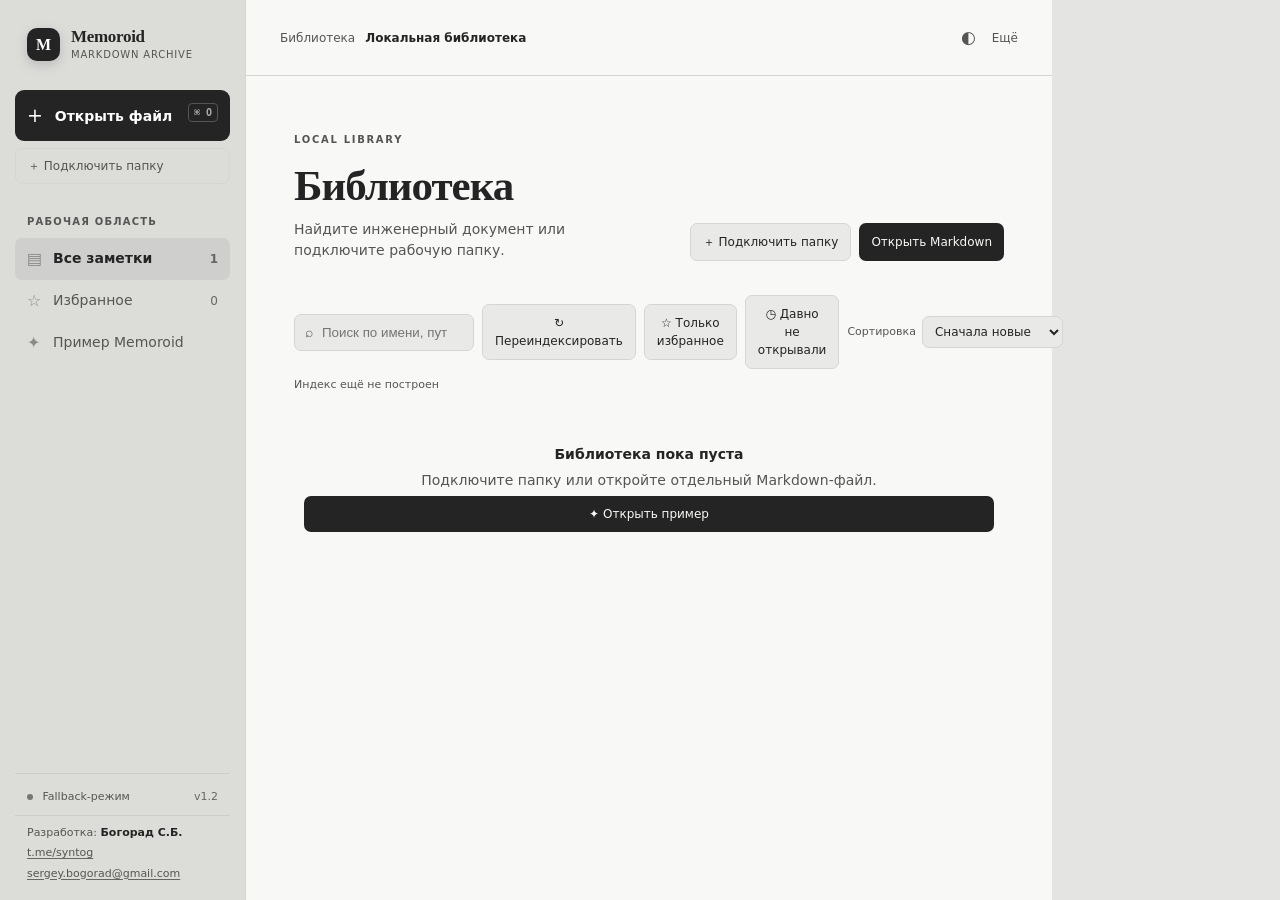
<file: index.html>
<!doctype html>
<html lang="ru">
<head>
  <meta charset="UTF-8" />
  <meta name="viewport" content="width=device-width, initial-scale=1.0" />
  <meta name="theme-color" content="#202124" />
  <title>Memoroid — Markdown viewer</title>
  <link rel="stylesheet" href="styles.css" />
</head>
<body>
  <div class="app-shell library-state" id="appShell">
    <aside class="sidebar" id="sidebar">
      <div class="brand">
        <div class="brand-mark">M</div>
        <div>
          <strong>Memoroid</strong>
          <span>markdown archive</span>
        </div>
      </div>
      <button class="sidebar-close" id="sidebarCloseButton" type="button">Закрыть меню</button>

      <button class="new-file" id="openButton" type="button">
        <span class="plus">+</span> Открыть файл
        <kbd>⌘ O</kbd>
      </button>
      <input id="fileInput" type="file" accept=".md,.markdown,text/markdown" hidden />
      <button class="folder-file" id="folderButton" type="button">＋ Подключить папку</button>
      <input id="importInput" type="file" accept="application/json,.json" hidden />

      <div class="sidebar-section">
        <div class="section-label">Рабочая область</div>
        <button class="nav-item active" id="allNotesButton" type="button">
          <span class="nav-icon">▤</span> Все заметки
          <span class="count" id="noteCount">1</span>
        </button>
        <button class="nav-item" id="favoritesButton" type="button">
          <span class="nav-icon">☆</span> Избранное
          <span class="count" id="favoriteCount">0</span>
        </button>
        <button class="nav-item" id="demoButton" type="button">
          <span class="nav-icon">✦</span> Пример Memoroid
        </button>
      </div>

      <div class="sidebar-section recent-section">
        <div class="section-label">Недавние</div>
        <div id="recentFiles" class="recent-files">
          <button class="recent-file selected" id="welcomeFileButton" type="button" data-demo="true">
            <span class="file-dot"></span>
            <span class="recent-name">welcome.md</span>
            <span class="recent-meta">MD</span>
          </button>
        </div>
        <div class="empty-state" id="emptyRecent">Открытые файлы появятся здесь</div>
      </div>

      <div class="sidebar-footer">
        <div class="status"><span class="status-dot"></span> <span id="runtimeStatus">Fallback-режим</span></div>
        <span class="version" id="appVersion">v1.2</span>
      </div>
      <div class="sidebar-author">
        Разработка: <strong>Богорад С.Б.</strong>
        <div class="sidebar-author-links">
          <a href="https://t.me/syntog" target="_blank" rel="noopener noreferrer">t.me/syntog</a>
          <a href="mailto:sergey.bogorad@gmail.com">sergey.bogorad@gmail.com</a>
        </div>
      </div>
    </aside>
    <button class="drawer-backdrop" id="drawerBackdrop" type="button" aria-label="Закрыть библиотеку"></button>

    <main class="main">
      <h1 class="sr-only">Memoroid</h1>
      <header class="topbar">
        <div class="breadcrumbs">
          <button class="topbar-nav" id="libraryButton" type="button">Библиотека</button>
          <i id="crumbSeparator">/</i>
          <strong id="fileName">Локальная библиотека</strong>
          <span class="draft-indicator" id="draftIndicator" hidden>Есть черновик</span>
        </div>
        <div class="top-actions">
          <button class="icon-button" id="themeButton" type="button" aria-label="Переключить тему" title="Переключить тему">◐</button>
          <button class="topbar-text" id="structureButton" type="button" aria-expanded="false" hidden>Структура</button>
          <button class="topbar-text" id="moreButton" type="button" aria-expanded="false">Ещё</button>
        </div>
      </header>

      <section class="library-view" id="libraryView">
        <div class="library-heading">
          <div>
            <div class="eyebrow">LOCAL LIBRARY</div>
            <h1>Библиотека</h1>
            <p>Найдите инженерный документ или подключите рабочую папку.</p>
          </div>
          <div class="library-primary-actions">
            <button class="secondary-button" id="libraryFolderButton" type="button">＋ Подключить папку</button>
            <button class="primary-button" id="libraryOpenButton" type="button">Открыть Markdown</button>
          </div>
        </div>
        <div class="library-controls">
          <label class="library-search" aria-label="Поиск по библиотеке">
            <span aria-hidden="true">⌕</span>
            <input id="librarySearchInput" type="search" placeholder="Поиск по имени, пути и содержимому" autocomplete="off" />
          </label>
          <button class="secondary-button" id="reindexButton" type="button">↻ Переиндексировать</button>
          <button class="filter-button" id="libraryFavoritesButton" type="button" aria-pressed="false">☆ Только избранное</button>
          <button class="filter-button" id="staleButton" type="button" aria-pressed="false">◷ Давно не открывали</button>
          <label class="library-sort">
            <span>Сортировка</span>
            <select id="librarySortSelect" aria-label="Сортировка библиотеки">
              <option value="new">Сначала новые</option>
              <option value="old">Сначала старые</option>
              <option value="name">По имени</option>
            </select>
          </label>
          <span class="library-result-count" id="libraryResultCount"></span>
        </div>
        <div class="index-status" id="indexStatus" role="status">Индекс ещё не построен</div>
        <section class="folder-panel" id="folderPanel" hidden aria-labelledby="folderPanelTitle">
          <div class="folder-panel-heading">
            <div><strong id="folderPanelTitle">Подключённые папки</strong><span>Только из каталога; файлы на диске не затрагиваются</span></div>
          </div>
          <div class="folder-list" id="folderList"></div>
        </section>
        <section class="resurfacing-panel" id="resurfacingPanel" hidden aria-labelledby="resurfacingTitle">
          <div class="resurfacing-heading">
            <div><strong id="resurfacingTitle">Вернуться к заметкам</strong><span>Давно не открывали</span></div>
            <span class="resurfacing-badge">локально</span>
          </div>
          <div class="resurfacing-list" id="resurfacingList"></div>
        </section>
        <div class="library-list" id="libraryList"></div>
        <div class="library-empty" id="libraryEmpty">
          <strong>Библиотека пока пуста</strong>
          <span>Подключите папку или откройте отдельный Markdown-файл.</span>
          <button class="primary-button" id="libraryDemoButton" type="button">✦ Открыть пример</button>
        </div>
      </section>

      <section class="content-area" id="documentWorkspace" hidden>
        <div class="document-toolbar">
          <div class="doc-info">
            <span class="live-dot"></span>
            <span id="docStatus">Синхронизировано локально</span>
          </div>
          <div class="toolbar-actions">
            <button class="text-button" id="favoriteButton" type="button" aria-pressed="false">☆ В избранное</button>
            <button class="text-button" id="editButton" type="button" aria-pressed="false">✎ Редактировать</button>
            <button class="primary-button save-button" id="saveButton" type="button" hidden>Сохранить</button>
          </div>
        </div>

        <div class="drop-zone" id="dropZone">
          <article class="document" id="document">
            <div class="editor-layout" id="editorLayout" hidden>
              <div class="editor-pane">
                <label class="editor-label" for="editorInput">Markdown</label>
                <textarea id="editorInput" spellcheck="false" aria-label="Редактор Markdown"></textarea>
                <details class="markdown-help">
                  <summary>Markdown · как оформить текст?</summary>
                  <div class="markdown-help-grid">
                    <code># Заголовок</code><span>Большой заголовок</span>
                    <code>**жирный**</code><span><strong>Жирный текст</strong></span>
                    <code>*курсив*</code><span><em>Курсивный текст</em></span>
                    <code>- пункт</code><span>Маркированный список</span>
                    <code>1. пункт</code><span>Нумерованный список</span>
                    <code>&gt; цитата</code><span>Цитата</span>
                    <code>[текст](https://...)</code><span>Ссылка</span>
                    <code>`код`</code><span>Фрагмент кода</span>
                  </div>
                  <p class="markdown-help-note">Начните строку с символа и пробела. Справа результат виден сразу.</p>
                </details>
              </div>
              <div class="preview-pane">
                <div class="editor-label">Предпросмотр</div>
                <div id="editorPreview" class="markdown-body" aria-live="polite"></div>
              </div>
            </div>
            <div id="markdownOutput" class="markdown-body" aria-live="polite"></div>
            <footer class="document-footer">
              <span>Открыто в Memoroid</span>
              <span id="docDate"></span>
              <span id="wordCount">0 слов · 0 мин чтения</span>
            </footer>
            <footer class="print-footer" id="printFooter"></footer>
          </article>
          <div class="drop-hint" id="dropHint">Отпустите файл, чтобы открыть</div>
        </div>
      </section>

      <div class="more-menu" id="moreMenu" hidden>
        <div class="menu-group" id="documentMenuGroup">
          <label class="menu-field" aria-label="Поиск по документу">
            <span>Поиск</span>
            <input id="searchInput" type="search" placeholder="В текущем документе" autocomplete="off" />
          </label>
          <label class="menu-field" aria-label="Теги документа">
            <span>Теги</span>
            <input id="tagsInput" type="text" placeholder="через запятую" />
          </label>
          <label class="menu-field" aria-label="Исключаемые папки">
            <span>Исключить папки (через запятую)</span>
            <input id="excludesInput" type="text" placeholder=".git, node_modules, build" />
          </label>
          <button class="menu-item" id="copyButton" type="button">⧉ Копировать Markdown</button>
          <button class="menu-item" id="copyRenderedButton" type="button">⧉ Копировать без Markdown</button>
          <button class="menu-item" id="exportDocumentButton" type="button">↗ Экспорт HTML</button>
          <button class="menu-item" id="rawButton" type="button">{" } Показать исходник</button>
          <button class="menu-item" id="downloadButton" type="button" hidden>↓ Скачать обновлённый файл</button>
          <button class="menu-item" id="focusButton" type="button">⛶ Режим фокуса</button>
        </div>
        <div class="menu-group" id="libraryMenuGroup" hidden>
          <button class="menu-item" id="exportButton" type="button">↑ Экспорт каталога</button>
          <button class="menu-item" id="importButton" type="button">↓ Импорт каталога</button>
        </div>
      </div>
    </main>

    <aside class="outline" id="outline">
      <div class="outline-title">В этом документе</div>
      <nav id="outlineNav" class="outline-nav"></nav>
      <section class="document-map" aria-labelledby="mapTitle">
        <div class="map-heading">
          <span id="mapTitle">Карта документа</span>
          <span class="map-badge">локально</span>
        </div>
        <div id="documentStats" class="document-stats"></div>
        <div id="documentMap" class="document-map-bars" aria-label="Объём разделов документа"></div>
      </section>
      <div class="shortcut-card">
        <span class="shortcut-icon">⌘</span>
        <div><strong>Быстрый поиск</strong><small>Нажмите <kbd>/</kbd> в любом месте</small></div>
      </div>
    </aside>
  </div>
  <dialog class="conflict-dialog" id="conflictDialog">
    <form method="dialog">
      <h2>Файл изменён вне Memoroid</h2>
      <p>Исходник на диске уже отличается от открытой версии. Чтобы не потерять изменения, запись отменена.</p>
      <div class="dialog-actions">
        <button class="secondary-button" value="cancel">Оставить черновик</button>
        <button class="secondary-button" id="conflictDownloadButton" value="download">Скачать черновик</button>
        <button class="primary-button" id="conflictReloadButton" value="reload">Загрузить версию с диска</button>
      </div>
    </form>
  </dialog>
  <div class="toast" id="toast" role="status"></div>
  <script src="wasm/memoroid-index.js"></script>
  <script src="app.js"></script>
</body>
</html>
</file>
<file: styles.css>
:root {
  --bg: #e4e4e2;
  --panel: #eeeeec;
  --surface: #f8f8f6;
  --surface-2: #e9e9e7;
  --line: #d5d5d2;
  --text: #242424;
  --muted: #555553;
  --muted-2: #666663;
  --accent: #555553;
  --shadow: 0 22px 60px rgba(30, 30, 28, .09);
}

* { box-sizing: border-box; }
[hidden] { display: none !important; }
.sr-only { clip:rect(0 0 0 0); clip-path:inset(50%); height:1px; overflow:hidden; position:absolute; white-space:nowrap; width:1px; }
html, body { margin: 0; min-height: 100%; }
body { background: var(--bg); color: var(--text); font: 14px/1.5 Inter, ui-sans-serif, system-ui, -apple-system, BlinkMacSystemFont, "Segoe UI", sans-serif; }
button { border: 0; color: inherit; font: inherit; cursor: pointer; }
button:focus-visible, a:focus-visible, input:focus-visible, textarea:focus-visible { outline: 2px solid var(--text); outline-offset: 3px; }
.app-shell { display: grid; grid-template-columns: 246px minmax(500px, 1fr) 228px; min-height: 100vh; }
.document-state .sidebar { display:none; }.document-state { grid-template-columns:minmax(0,1fr) 228px; }.document-state.editing-state { grid-template-columns:minmax(0,1fr); }.editing-state .outline { display:none; }
.library-state .outline,.document-state .outline { display:none; }.document-state.structure-open { grid-template-columns:minmax(0,1fr) 228px; }.document-state.structure-open .outline { display:block; }
.library-state .recent-section { display:none; }
.drawer-backdrop { display:none; }.conflict-dialog { background:var(--surface); border:1px solid var(--line); border-radius:12px; box-shadow:var(--shadow); color:var(--text); max-width:480px; padding:24px; }.conflict-dialog::backdrop { background:rgba(20,20,18,.35); }.conflict-dialog h2 { font:700 24px/1.2 Georgia,serif; margin:0 0 10px; }.conflict-dialog p { color:var(--muted); font-size:13px; line-height:1.6; margin:0 0 20px; }.dialog-actions { display:flex; flex-wrap:wrap; gap:7px; justify-content:flex-end; }
.editing-state .content-area { max-width:1180px; padding-left:24px; padding-right:24px; }.editing-state .document { padding:24px 28px; box-shadow:0 12px 35px rgba(30,30,28,.05); }
.topbar-nav,.topbar-text { background:transparent; color:var(--muted); cursor:pointer; font-size:12px; padding:4px 0; }.topbar-nav:hover,.topbar-text:hover { color:var(--text); }.draft-indicator { background:var(--surface-2); border-radius:5px; color:var(--muted); font-size:10px; padding:3px 7px; }.more-menu { background:var(--surface); border:1px solid var(--line); border-radius:9px; box-shadow:var(--shadow); min-width:210px; padding:7px; position:fixed; right:24px; top:62px; z-index:10; }.menu-group + .menu-group { border-top:1px solid var(--line); margin-top:6px; padding-top:6px; }.menu-field { display:block; padding:6px 8px; }.menu-field span { color:var(--muted); display:block; font-size:10px; margin-bottom:3px; }.menu-field input { background:var(--surface-2); border:1px solid var(--line); border-radius:5px; color:var(--text); font:12px inherit; padding:5px 7px; width:100%; }.menu-item { background:transparent; border-radius:5px; color:var(--text); display:block; padding:8px; text-align:left; width:100%; }.menu-item:hover { background:var(--surface-2); }.library-view { margin:0 auto; max-width:980px; padding:56px 48px 80px; }.library-heading { align-items:flex-end; display:flex; gap:30px; justify-content:space-between; }.library-heading h1 { font:700 43px/1.1 Georgia,serif; letter-spacing:-1px; margin:5px 0 10px; }.library-heading p { color:var(--muted); margin:0; }.library-primary-actions { display:flex; flex-shrink:0; gap:8px; }.primary-button,.secondary-button,.filter-button { border-radius:7px; cursor:pointer; font-size:12px; padding:9px 12px; }.primary-button { background:var(--text); color:var(--surface); }.secondary-button,.filter-button { background:var(--surface-2); border:1px solid var(--line); color:var(--text); }.library-controls { align-items:center; display:flex; gap:8px; margin:34px 0 8px; }.library-controls .library-search { min-width:180px; }.index-status { color:var(--muted); font-size:11px; min-height:17px; }.library-search { align-items:center; background:var(--surface-2); border:1px solid var(--line); border-radius:7px; color:var(--muted); display:flex; flex:1; gap:7px; padding:7px 10px; }.library-search input { background:transparent; border:0; color:var(--text); font:13px inherit; outline:0; width:100%; }.library-search:focus-within { outline:2px solid var(--text); outline-offset:2px; }.library-result-count { color:var(--muted); font-size:11px; margin-left:auto; }.library-sort { align-items:center; color:var(--muted); display:flex; font-size:11px; gap:6px; }.library-sort select { background:var(--surface-2); border:1px solid var(--line); border-radius:7px; color:var(--text); font-size:12px; font-family:inherit; padding:7px 8px; }.filter-button[aria-pressed="true"] { background:var(--text); border-color:var(--text); color:var(--surface); }.markdown-body .task-item { list-style:none; }.markdown-body .task-item label { align-items:flex-start; display:flex; gap:8px; }.markdown-body .task-item input[type=checkbox] { accent-color:var(--text); flex:0 0 auto; height:14px; margin:3px 0 0; width:14px; }.markdown-body del { color:var(--muted); }.library-group { margin-top:26px; }.library-group h2 { border-bottom:1px solid var(--line); margin:0; padding:0 3px 8px; }.library-group-toggle { align-items:center; background:transparent; color:var(--muted); display:flex; font-size:11px; gap:7px; letter-spacing:.08em; padding:0; text-align:left; text-transform:uppercase; width:100%; }.library-group-toggle:hover { color:var(--text); }.library-group-toggle small { font-size:10px; margin-left:auto; }.library-group-chevron { color:var(--muted); font-size:14px; line-height:1; width:12px; }.library-group-list { display:grid; gap:5px; grid-template-columns:repeat(2,minmax(0,1fr)); margin-top:8px; }.library-document { align-items:center; background:var(--surface); border:1px solid var(--line); border-radius:8px; display:flex; gap:10px; padding:12px; text-align:left; }.library-document:hover { background:var(--surface-2); }.library-file-icon { color:var(--muted); font-size:9px; font-weight:700; }.library-document-copy { min-width:0; }.library-document-copy strong,.library-document-copy small { display:block; overflow:hidden; text-overflow:ellipsis; white-space:nowrap; }.library-document-copy strong { color:var(--text); font-size:13px; }.library-document-copy small { color:var(--muted); font-size:10px; margin-top:2px; } .library-snippet { color:var(--muted); display:block; font-size:10px; font-style:normal; margin-top:4px; overflow:hidden; text-overflow:ellipsis; white-space:nowrap; }.library-arrow { color:var(--muted); font-size:18px; margin-left:auto; }.library-empty { color:var(--muted); display:grid; gap:5px; padding:50px 10px; text-align:center; }.library-empty strong { color:var(--text); }.sidebar-close { display:none; }.resurfacing-panel { background:var(--surface-2); border:1px solid var(--line); border-radius:9px; margin:18px 0 4px; padding:13px; }.resurfacing-heading { align-items:center; display:flex; justify-content:space-between; }.resurfacing-heading strong,.resurfacing-heading span { display:block; }.resurfacing-heading strong { color:var(--text); font-size:12px; }.resurfacing-heading div span { color:var(--muted); font-size:10px; margin-top:2px; }.resurfacing-badge { background:var(--surface); border-radius:4px; color:var(--muted); font-size:9px; padding:3px 6px; }.resurfacing-list { display:grid; gap:5px; grid-template-columns:repeat(2,minmax(0,1fr)); margin-top:10px; }.resurfacing-item { background:var(--surface); border:1px solid var(--line); border-radius:6px; padding:8px 9px; text-align:left; }.resurfacing-item:hover { background:var(--bg); }.resurfacing-item strong,.resurfacing-item small { display:block; overflow:hidden; text-overflow:ellipsis; white-space:nowrap; }.resurfacing-item strong { color:var(--text); font-size:11px; }.resurfacing-item small { color:var(--muted); font-size:10px; margin-top:2px; }
.sidebar { background: #dcdcd9; border-right: 1px solid var(--line); padding: 27px 15px 18px; display: flex; flex-direction: column; position:relative; z-index:2; }
.brand { display: flex; align-items: center; gap: 11px; padding: 0 12px 28px; }
.brand-mark { width: 33px; height: 33px; background: var(--text); color: #fff; display: grid; place-items: center; border-radius: 10px; font: 700 16px Georgia, serif; box-shadow: 0 4px 12px #bbb; }
.brand strong { display: block; font: 700 17px Georgia, serif; letter-spacing: -.3px; }
.brand span { color: var(--muted); display: block; font-size: 10px; letter-spacing: .08em; text-transform: uppercase; }
.new-file { width: 100%; padding: 11px 12px; text-align: left; background: var(--text); color: white; border-radius: 9px; font-weight: 600; }
.folder-file { width:100%; margin-top:7px; padding:8px 12px; text-align:left; background:transparent; border:1px solid var(--line); border-radius:8px; color:var(--muted); font-size:12px; }.folder-file:hover { color:var(--text); border-color:var(--muted); }
.plus { font-size: 19px; vertical-align: -1px; margin-right: 7px; font-weight: 300; }
kbd { color: var(--muted); background: rgba(0,0,0,.05); border: 1px solid var(--line); border-radius: 4px; padding: 1px 5px; font-size: 10px; }
.new-file kbd { float: right; color: #a9a9a7; border-color: #555; background: transparent; margin-top: 2px; }
.sidebar-section { margin-top: 30px; }
.section-label, .outline-title { color: var(--muted); font-size: 10px; font-weight: 700; letter-spacing: .12em; text-transform: uppercase; padding: 0 12px 9px; }
.nav-item, .recent-file { display: flex; align-items: center; width: 100%; gap: 10px; background: transparent; color: #555553; padding: 9px 12px; border-radius: 7px; text-align: left; }
.nav-item.active { background: #cfcfcd; color: var(--text); font-weight: 600; }
.nav-icon { width: 16px; color: #8b8b89; font-size: 16px; }
.count { margin-left: auto; color: var(--muted-2); font-size: 12px; }
.recent-section { margin-top: 32px; }
.recent-file { font-size: 13px; margin-bottom: 2px; }
.recent-file.selected { background: rgba(255,255,255,.35); color: var(--text); }
.file-dot { width: 6px; height: 6px; border-radius: 50%; background: #777; }
.recent-name { overflow: hidden; text-overflow: ellipsis; white-space: nowrap; }
.recent-meta { margin-left: auto; font-size: 9px; color: var(--muted-2); }
.empty-state { color: var(--muted); font-size: 11px; padding: 8px 12px; display: none; }
.sidebar-footer { margin-top: auto; border-top: 1px solid #cdcdca; padding: 15px 12px 0; display: flex; justify-content: space-between; color: var(--muted); font-size: 11px; }
.status-dot, .live-dot { display: inline-block; width: 6px; height: 6px; border-radius: 50%; background: #767674; margin-right: 6px; }
.version { color: var(--muted-2); }
.sidebar-author { border-top:1px solid #cdcdca; color:var(--muted); display:block; font-size:11px; margin-top:9px; padding:9px 12px 0; }
.sidebar-author strong { color:var(--text); font-weight:600; }
.sidebar-author-links { display:flex; flex-wrap:wrap; gap:4px 12px; margin-top:4px; }
.sidebar-author a { color:var(--muted); text-decoration-color:var(--muted-2); text-underline-offset:2px; }
.sidebar-author a:hover { color:var(--text); }
.main { min-width: 0; background: var(--surface); }
.topbar { height: 76px; border-bottom: 1px solid var(--line); display: flex; justify-content: space-between; align-items: center; padding: 0 34px; }
.breadcrumbs { display: flex; gap: 10px; align-items: center; color: var(--muted); font-size: 12px; }
.breadcrumbs i { color: #b0b0ad; font-style: normal; }.breadcrumbs strong { color: var(--text); font-weight: 600; }
.top-actions { display: flex; align-items: center; gap: 7px; }.icon-button { color: var(--muted); background: transparent; padding: 7px 9px; font-size: 17px; }.icon-button:hover { color: var(--text); }
.content-area { max-width: 850px; margin: 0 auto; padding: 23px 40px 70px; }
.document-toolbar { display: flex; justify-content: space-between; align-items: center; margin-bottom: 18px; }.doc-info { color: var(--muted); font-size: 11px; }.toolbar-actions { align-items:center; display: flex; flex-wrap:wrap; gap: 5px; }.text-button { color: var(--muted); background: transparent; font-size: 11px; padding: 5px 8px; }.text-button:hover { color: var(--text); }
.drop-zone { position: relative; min-height: 700px; }.document { background: var(--surface); padding: 30px 37px; border: 1px solid var(--line); border-radius: 12px; box-shadow: var(--shadow); }
.eyebrow { color: var(--muted); font-size: 10px; letter-spacing: .17em; font-weight: 700; margin-bottom: 15px; }.markdown-body { max-width: 70ch; }
.markdown-body h1 { font: 700 clamp(31px, 4vw, 43px)/1.1 Georgia, serif; letter-spacing: -1.3px; margin: 0 0 17px; }.markdown-body h2 { font: 700 24px/1.2 Georgia, serif; margin: 35px 0 10px; }.markdown-body h3 { font-size: 16px; margin: 25px 0 7px; }
.markdown-body p { color: #60605e; font-size: 15px; line-height: 1.8; margin: 0 0 17px; }.markdown-body strong { color: var(--text); }.markdown-body a { color: var(--text); text-decoration-color: #aaa; }.markdown-body ul, .markdown-body ol { color: #60605e; padding-left: 23px; line-height: 1.85; }.markdown-body blockquote { border-left: 2px solid #888; color: var(--muted); margin: 22px 0; padding: 2px 18px; font-style: italic; }
.markdown-body pre { background: #292927; color: #e8e8e4; border-radius: 8px; padding: 15px 17px; overflow: auto; font: 12px/1.7 ui-monospace, monospace; }.markdown-body code { background: var(--surface-2); border-radius: 4px; padding: 2px 5px; font: 12px ui-monospace, monospace; }.markdown-body pre code { background: transparent; padding: 0; }.markdown-body hr { border: 0; border-top: 1px solid var(--line); margin: 28px 0; }
.markdown-body { overflow-wrap:anywhere; }.markdown-body .table-wrap { max-width:100%; overflow-x:auto; }.library-document { min-width:0; }.markdown-body img { display:block; max-width:100%; height:auto; border-radius:8px; margin:12px 0; }.markdown-body img.image-missing { background:var(--surface-2); border:1px dashed var(--muted); color:var(--muted); font-size:12px; line-height:1.4; min-height:54px; object-fit:contain; padding:8px; }.markdown-body table { border-collapse:collapse; width:100%; margin:18px 0; font-size:13px; }.markdown-body th,.markdown-body td { border:1px solid var(--line); padding:8px 10px; text-align:left; }.markdown-body th { background:var(--surface-2); }.markdown-body .search-hit { outline:2px solid #b8a34a; outline-offset:2px; background:rgba(224,198,75,.12); }
.document-map { border-top:1px solid var(--line); margin-top:28px; padding-top:18px; }.map-heading { align-items:center; color:var(--text); display:flex; font-size:11px; font-weight:700; justify-content:space-between; margin-bottom:12px; }.map-badge { background:var(--surface-2); border-radius:4px; color:var(--muted); font-size:9px; font-weight:500; padding:2px 5px; }.document-stats { display:grid; grid-template-columns:repeat(3, 1fr); gap:6px; margin-bottom:14px; }.stat-item { background:var(--surface-2); border-radius:6px; padding:7px 5px; text-align:center; }.stat-item strong,.stat-item span { display:block; }.stat-item strong { color:var(--text); font-size:14px; }.stat-item span { color:var(--muted); font-size:9px; margin-top:1px; }.document-map-bars { display:flex; flex-direction:column; gap:7px; }.map-row { align-items:center; color:var(--muted); display:grid; font-size:10px; gap:5px; grid-template-columns:minmax(52px, 1fr) 55px 22px; text-decoration:none; }.map-row:hover { color:var(--text); }.map-label { overflow:hidden; text-overflow:ellipsis; white-space:nowrap; }.map-track { background:var(--surface-2); border-radius:3px; height:5px; overflow:hidden; }.map-fill { background:var(--accent); border-radius:3px; display:block; height:100%; }.map-value { color:var(--muted-2); font-size:9px; text-align:right; }.map-row.level-2 .map-label { padding-left:5px; }.map-row.level-3 .map-label,.map-row.level-4 .map-label { padding-left:10px; }.map-empty { color:var(--muted); font-size:10px; }
.editor-layout { display:grid; gap:0 24px; grid-template-columns:minmax(0,1fr) minmax(0,1fr); margin-bottom:20px; }.editor-pane,.preview-pane { min-width:0; }.editor-label { color:var(--muted); display:block; font-size:10px; font-weight:700; letter-spacing:.08em; margin-bottom:6px; text-transform:uppercase; }.editor-layout textarea { background:var(--surface-2); border:1px solid var(--line); border-radius:8px; color:var(--text); font:13px/1.65 ui-monospace,SFMono-Regular,Consolas,monospace; min-height:360px; padding:13px; resize:vertical; width:100%; }.markdown-help { background:var(--surface-2); border:1px solid var(--line); border-radius:8px; color:var(--muted); font-size:11px; margin-top:9px; padding:8px 10px; }.markdown-help summary { color:var(--text); cursor:pointer; font-size:11px; font-weight:600; }.markdown-help-grid { align-items:center; display:grid; gap:5px 9px; grid-template-columns:auto 1fr; margin-top:9px; }.markdown-help-grid code { background:var(--surface); border:1px solid var(--line); border-radius:4px; color:var(--text); font:11px ui-monospace,SFMono-Regular,Consolas,monospace; padding:3px 5px; }.markdown-help-note { font-size:10px; line-height:1.4; margin:9px 0 0; }.preview-pane { border-left:1px solid var(--line); padding-left:24px; }.editing-state .editor-layout + .markdown-body { display:none; }
.document-footer { border-top: 1px solid var(--line); color: var(--muted); display: flex; justify-content: space-between; margin-top: 42px; padding-top: 16px; font-size: 11px; }.outline { background: #e9e9e7; border-left: 1px solid var(--line); padding: 29px 17px; }.outline-title { padding-left: 4px; }.outline-nav a { border-left: 1px solid #d0d0cd; color: var(--muted); display: block; font-size: 12px; padding: 6px 10px; text-decoration: none; }.outline-nav a:hover, .outline-nav a.current { border-color: #555; color: var(--text); }.outline-nav a.current { background: #dededb; border-color: #222; font-weight: 600; }.outline-nav a.sub { padding-left: 22px; font-size: 11px; }.shortcut-card { align-items: center; background: #dededb; border: 1px solid #d1d1ce; border-radius: 8px; display: flex; gap: 9px; margin-top: 38px; padding: 11px 10px; }.shortcut-icon { color: var(--muted); font-size: 19px; }.shortcut-card strong, .shortcut-card small { display: block; font-size: 10px; }.shortcut-card small { color: var(--muted); margin-top: 2px; }
.drop-zone.dragging .document { outline: 2px dashed #888; outline-offset: 7px; opacity: .7; }.drop-hint { display: none; position: absolute; inset: 45% 0 auto; text-align: center; color: var(--text); font-weight: 600; pointer-events: none; }.dragging .drop-hint { display: block; }.toast { background: var(--text); border-radius: 7px; bottom: 22px; color: white; left: 50%; opacity: 0; padding: 10px 15px; pointer-events: none; position: fixed; transform: translate(-50%, 10px); transition: .2s; font-size: 12px; }.toast.show { opacity: 1; transform: translate(-50%, 0); }
body.dark { --bg:#181817; --panel:#222220; --surface:#20201f; --surface-2:#30302e; --line:#383836; --text:#ecece7; --muted:#b7b7b1; --muted-2:#a2a29c; --shadow:0 22px 60px rgba(0,0,0,.2); } body.dark .sidebar { background:#1d1d1c; border-color:var(--line); } body.dark .outline { background:#242422; border-color:var(--line); } body.dark .nav-item.active, body.dark .shortcut-card { background:#30302e; } body.dark .main { background:var(--surface); } body.dark .markdown-body p, body.dark .markdown-body ul, body.dark .markdown-body ol { color:#b4b4ae; }
body.dark .nav-item, body.dark .recent-file { color:var(--muted); } body.dark .toast { color:#1d1d1c; } body.dark .brand-mark { color:#1d1d1c; } body.dark .new-file { background:var(--text); color:#1d1d1c; } body.dark .new-file kbd { background:transparent; border-color:#777; color:#555; } body.dark .nav-icon { color:var(--muted-2); }
body.focus .sidebar, body.focus .outline { display:none; } body.focus .app-shell { display:block; } body.focus .content-area { max-width:900px; }
@media (max-width: 980px) { .app-shell { grid-template-columns: 210px minmax(0, 1fr); }.outline { display:none; } }
@media (max-width: 900px) { .editing-state .content-area { padding-left:16px; padding-right:16px; }.editing-state .document-toolbar { align-items:flex-start; gap:8px; }.editing-state .toolbar-actions { width:100%; } } @media (max-width: 650px) { .app-shell { display:block; }.sidebar { display:none; }.document-state .sidebar { background:var(--surface); box-shadow:12px 0 35px rgba(0,0,0,.18); display:flex; height:100vh; left:0; max-width:290px; position:fixed; top:0; transform:translateX(-105%); transition:transform .2s; width:86%; z-index:20; }.document-state.drawer-open .sidebar { transform:translateX(0); }.document-state.drawer-open .drawer-backdrop { background:rgba(20,20,18,.3); border:0; display:block; inset:0; position:fixed; z-index:19; }.sidebar-close { align-self:flex-end; background:transparent; color:var(--muted); display:block; font-size:11px; margin:-18px 0 8px; padding:5px; }.topbar { height:60px; padding:0 18px; }.topbar button,.more-menu .menu-item { min-height:44px; }.topbar .icon-button { min-width:44px; }.topbar .topbar-text { min-width:44px; padding:0 10px; }.top-actions .icon-button { min-width:44px; min-height:44px; }.content-area { padding:18px 14px 45px; }.library-view { padding:30px 18px 60px; }.library-heading { align-items:stretch; display:block; }.library-heading h1 { font-size:35px; }.library-primary-actions { margin-top:22px; }.library-primary-actions button { flex:1; }.library-controls { align-items:stretch; flex-wrap:wrap; margin-top:28px; }.library-search { flex-basis:100%; }.library-result-count { margin-left:0; }.library-sort { justify-content:space-between; width:100%; }.library-controls button,.library-sort select { min-height:44px; }.library-group-list { grid-template-columns:1fr; }.document { padding:24px 20px; }.document-footer { display:block; }.document-footer span { display:block; margin-top:4px; }.document-toolbar { align-items:flex-start; flex-direction:column; gap:10px; }.toolbar-actions { flex-wrap:wrap; width:100%; }.editor-layout { display:block; }.editor-layout textarea { min-height:260px; margin-bottom:10px; }.preview-pane { border-left:0; padding-left:0; }.editor-layout + .markdown-body { border-left:0; margin-left:0; padding-left:0; }.more-menu { right:12px; top:53px; }.conflict-dialog { margin:16px; padding:20px; } }

.print-footer { display:none; }
@media print {
  .topbar, .sidebar, .document-toolbar, .outline, .more-menu, .toast, .drawer-backdrop,
  .conflict-dialog, .drop-hint, .library-view, .sidebar-author, .sidebar-footer { display:none !important; }
  body { background:#fff; }
  .app-shell { display:block; }
  .main, .content-area, .document { background:#fff; border:0; box-shadow:none; margin:0; padding:0; max-width:none; }
  .markdown-body { max-width:none; color:#000; }
  .markdown-body a { color:#000; text-decoration:underline; }
  h1, h2, h3, h4, h5, h6 { break-after:avoid; page-break-after:avoid; }
  pre, blockquote, table, img { break-inside:avoid; page-break-inside:avoid; }
  .print-footer { display:block; border-top:1px solid #999; color:#444; font-size:11px; margin-top:24px; padding-top:8px; }
}

.folder-panel { background:var(--surface-2); border:1px solid var(--line); border-radius:9px; margin:18px 0 4px; padding:13px; }
.folder-panel-heading { align-items:center; display:flex; justify-content:space-between; gap:10px; }
.folder-panel-heading strong,.folder-panel-heading span { display:block; }
.folder-panel-heading strong { color:var(--text); font-size:12px; }
.folder-panel-heading div span { color:var(--muted); font-size:10px; margin-top:2px; }
.folder-list { display:grid; gap:5px; margin-top:10px; }
.folder-row { align-items:center; background:var(--surface); border:1px solid var(--line); border-radius:8px; display:flex; gap:10px; justify-content:space-between; padding:9px 10px; }
.folder-copy { min-width:0; }
.folder-copy strong,.folder-copy small { display:block; overflow:hidden; text-overflow:ellipsis; white-space:nowrap; }
.folder-copy strong { color:var(--text); font-size:12px; }
.folder-copy small { color:var(--muted); font-size:10px; margin-top:2px; }
.folder-row button { flex-shrink:0; }
@media (max-width: 650px) { .folder-row { flex-wrap:wrap; }.folder-row button { width:100%; } }
</file>
